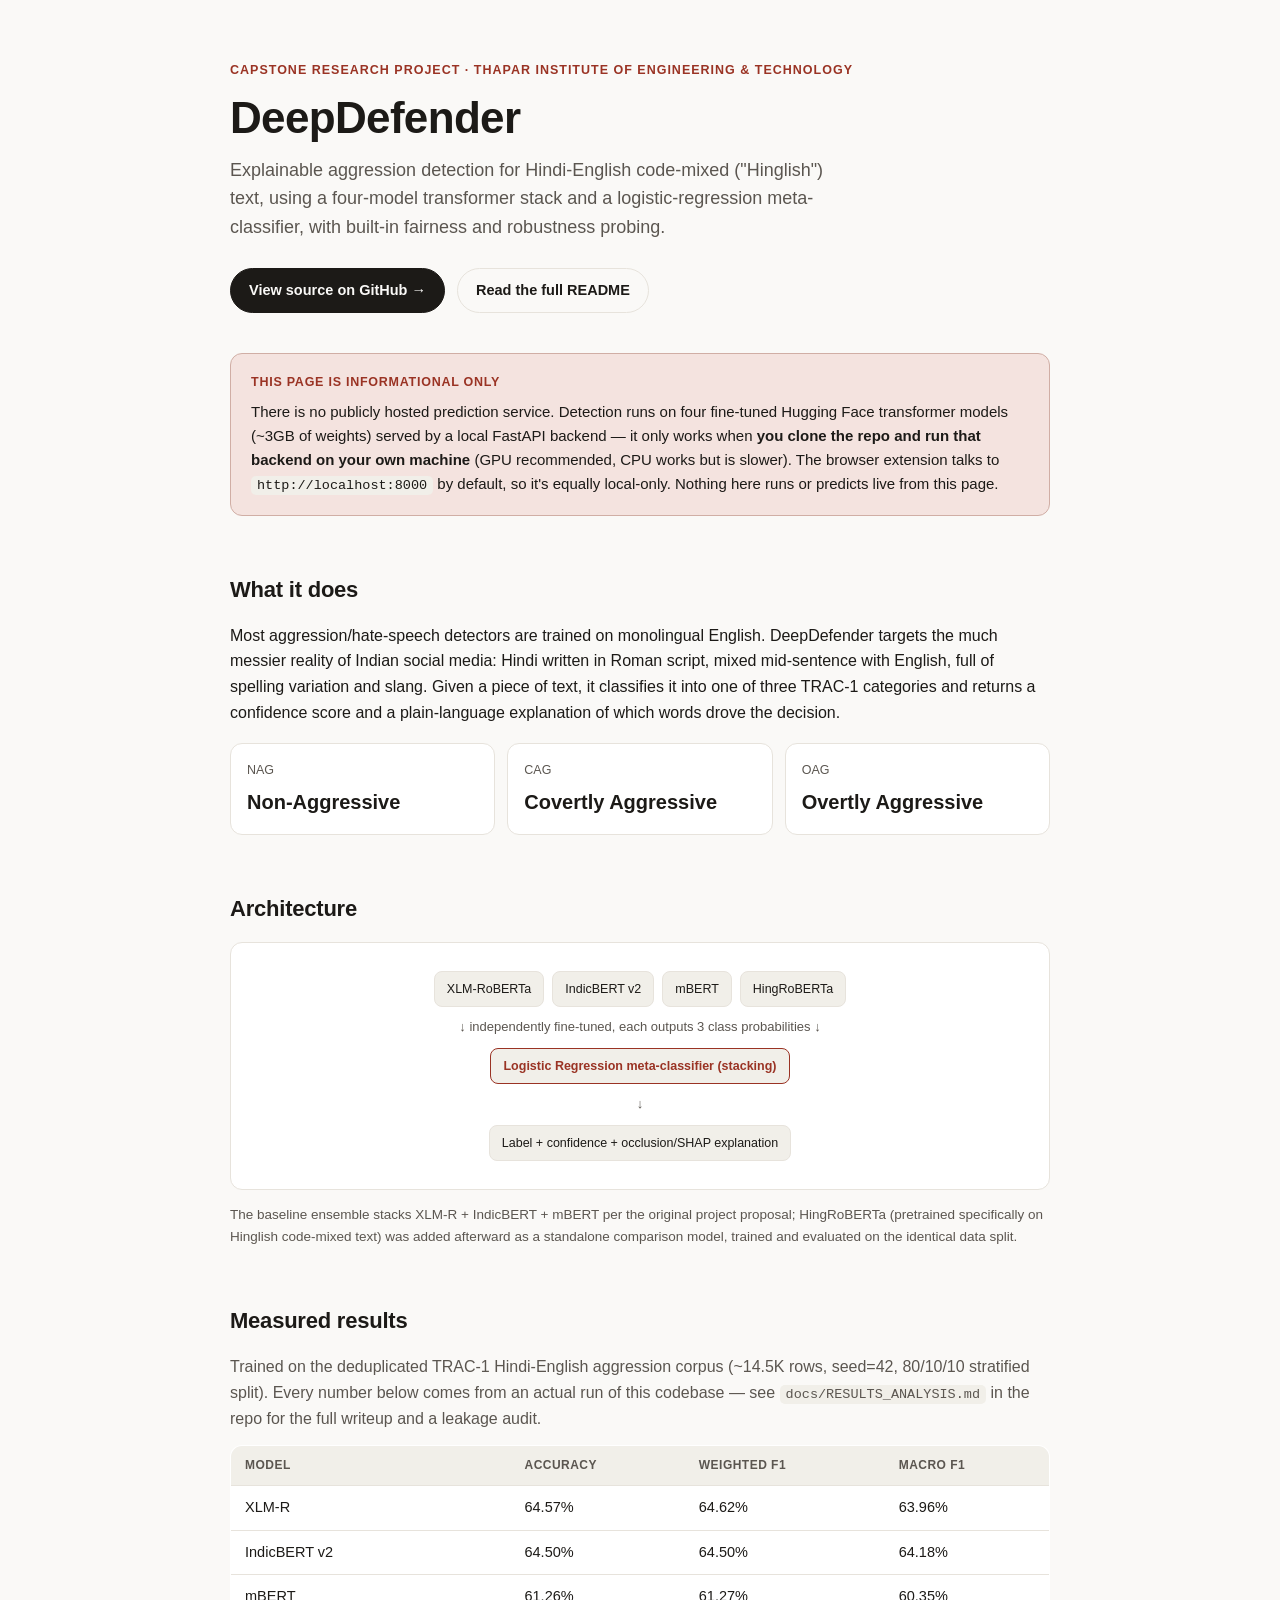
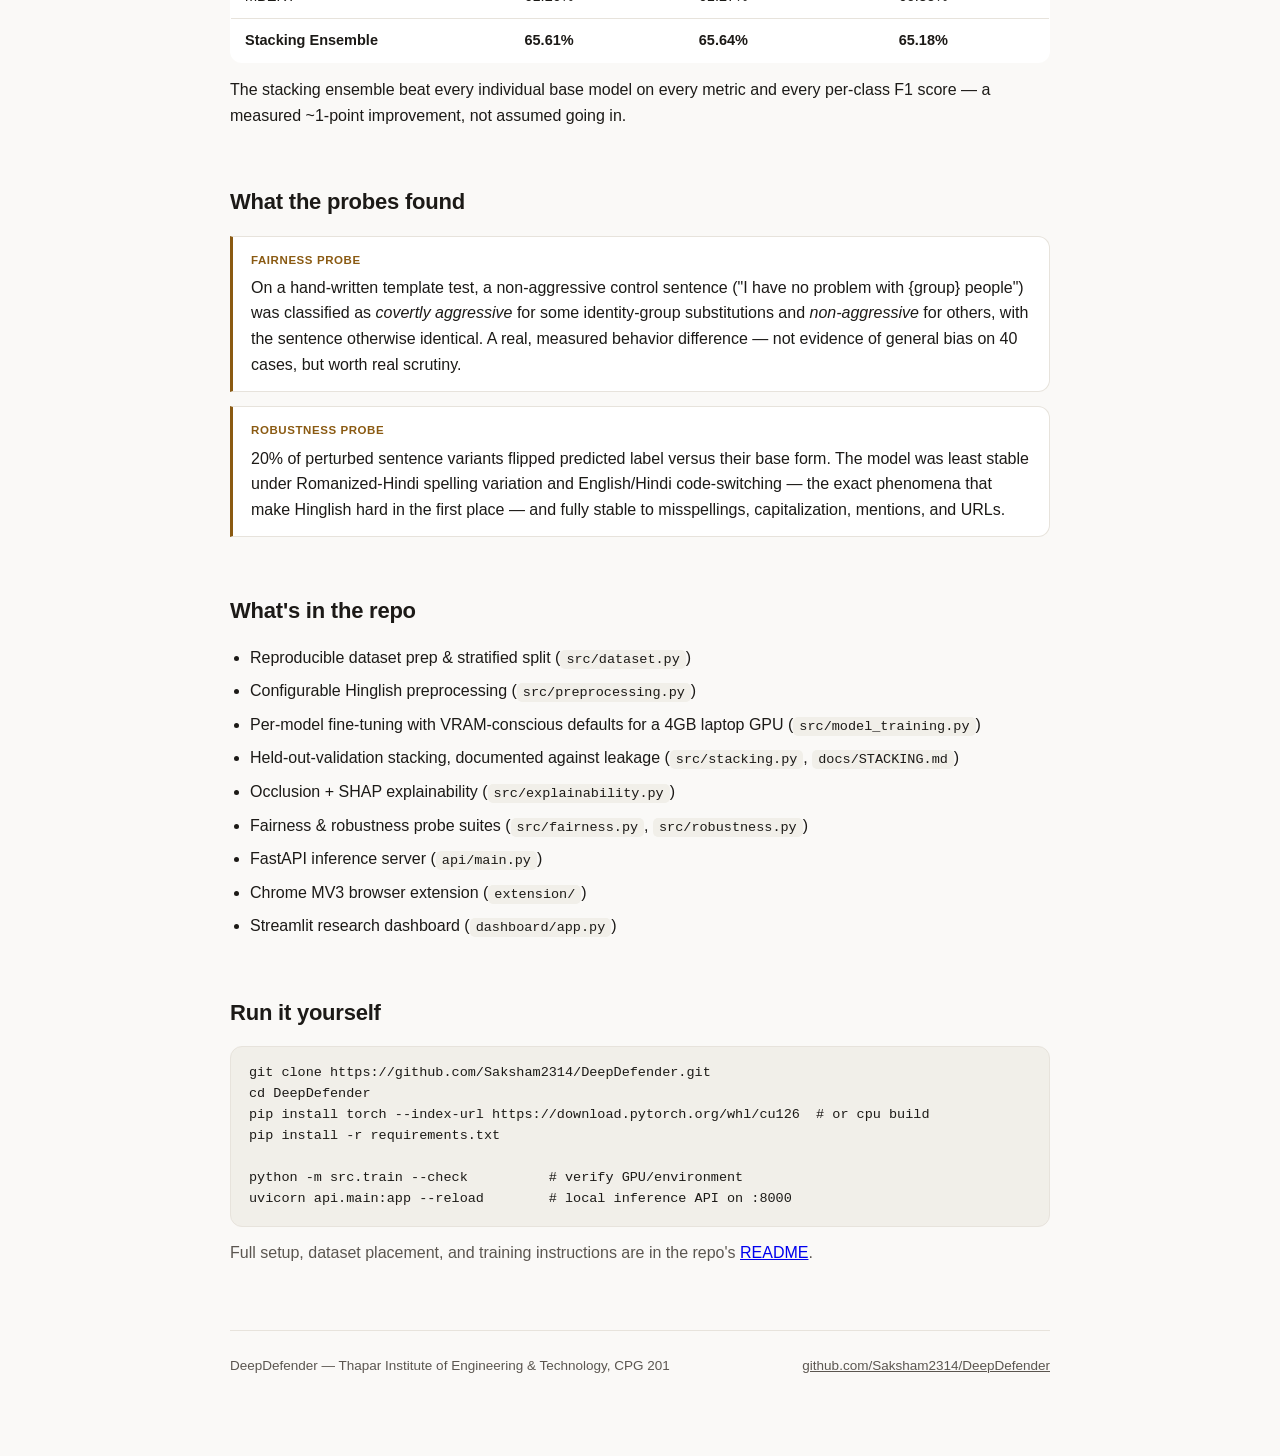
<file: index.html>
<!doctype html>
<html lang="en">
<head>
<meta charset="utf-8" />
<meta name="viewport" content="width=device-width, initial-scale=1, viewport-fit=cover" />
<title>DeepDefender</title>
<style>
  :root {
    color-scheme: light dark;
    --bg: #faf9f7;
    --surface: #ffffff;
    --border: #e7e3dc;
    --ink: #1c1a17;
    --ink-soft: #5b5650;
    --accent: #9a3324;
    --accent-soft: #f4e3df;
    --ok: #2f6b3f;
    --warn: #8a5a12;
    --code-bg: #f1efe9;
    --radius: 12px;
    padding-top: env(safe-area-inset-top, 0px);
    padding-bottom: env(safe-area-inset-bottom, 0px);
  }
  @media (prefers-color-scheme: dark) {
    :root:not([data-theme="light"]) {
      --bg: #17140f;
      --surface: #201c16;
      --border: #3a342a;
      --ink: #f2ede4;
      --ink-soft: #bdb4a6;
      --accent: #e08468;
      --accent-soft: #35211b;
      --ok: #7fcf93;
      --warn: #e2b15e;
      --code-bg: #26211a;
    }
  }
  :root[data-theme="dark"] {
    --bg: #17140f;
    --surface: #201c16;
    --border: #3a342a;
    --ink: #f2ede4;
    --ink-soft: #bdb4a6;
    --accent: #e08468;
    --accent-soft: #35211b;
    --ok: #7fcf93;
    --warn: #e2b15e;
    --code-bg: #26211a;
  }
  * { box-sizing: border-box; }
  body {
    margin: 0;
    background: var(--bg);
    color: var(--ink);
    font: 16px/1.6 -apple-system, BlinkMacSystemFont, "Segoe UI", Roboto, sans-serif;
    padding: 0 20px;
  }
  img { max-width: 100%; }
  [hidden] { display: none !important; }

  .wrap { max-width: 820px; margin: 0 auto; padding-block: 56px 80px; }

  header.hero { margin-bottom: 40px; }
  .eyebrow {
    display: inline-block;
    font-size: 12.5px;
    letter-spacing: 0.08em;
    text-transform: uppercase;
    color: var(--accent);
    font-weight: 600;
    margin-bottom: 14px;
  }
  h1 {
    font-size: clamp(32px, 6vw, 44px);
    line-height: 1.08;
    margin: 0 0 14px 0;
    letter-spacing: -0.015em;
  }
  .lede {
    font-size: 18px;
    color: var(--ink-soft);
    max-width: 62ch;
    margin: 0 0 26px 0;
  }
  .cta-row { display: flex; gap: 12px; flex-wrap: wrap; }
  .btn {
    display: inline-flex;
    align-items: center;
    gap: 8px;
    padding: 10px 18px;
    border-radius: 999px;
    text-decoration: none;
    font-weight: 600;
    font-size: 14.5px;
    border: 1px solid var(--border);
  }
  .btn.primary { background: var(--ink); color: var(--bg); border-color: var(--ink); }
  .btn.ghost { color: var(--ink); background: transparent; }

  .callout {
    margin: 36px 0;
    padding: 18px 20px;
    border-radius: var(--radius);
    background: var(--accent-soft);
    border: 1px solid color-mix(in srgb, var(--accent) 30%, var(--border));
  }
  .callout .label {
    font-size: 12.5px;
    font-weight: 700;
    letter-spacing: 0.06em;
    text-transform: uppercase;
    color: var(--accent);
    margin-bottom: 8px;
  }
  .callout p { margin: 0; color: var(--ink); font-size: 15px; }
  .callout p + p { margin-top: 8px; }

  section { margin: 56px 0; }
  h2 {
    font-size: 22px;
    margin: 0 0 16px 0;
    letter-spacing: -0.01em;
  }
  h3 { font-size: 16.5px; margin: 24px 0 8px 0; }
  p { margin: 0 0 14px 0; }
  .muted { color: var(--ink-soft); }

  .grid {
    display: grid;
    grid-template-columns: repeat(auto-fit, minmax(160px, 1fr));
    gap: 12px;
    margin-top: 18px;
  }
  .card {
    background: var(--surface);
    border: 1px solid var(--border);
    border-radius: var(--radius);
    padding: 16px;
  }
  .card .k { font-size: 12.5px; color: var(--ink-soft); margin-bottom: 6px; }
  .card .v { font-size: 20px; font-weight: 700; }
  .card .v small { font-size: 12px; font-weight: 500; color: var(--ink-soft); }

  table {
    width: 100%;
    border-collapse: collapse;
    font-size: 14.5px;
    background: var(--surface);
    border: 1px solid var(--border);
    border-radius: var(--radius);
    overflow: hidden;
  }
  thead th {
    text-align: left;
    font-size: 12px;
    letter-spacing: 0.04em;
    text-transform: uppercase;
    color: var(--ink-soft);
    background: var(--code-bg);
    padding: 10px 14px;
    border-bottom: 1px solid var(--border);
  }
  tbody td {
    padding: 10px 14px;
    border-bottom: 1px solid var(--border);
    font-variant-numeric: tabular-nums;
  }
  tbody tr:last-child td { border-bottom: none; }
  tbody tr.best td { font-weight: 700; }
  .table-scroll { overflow-x: auto; }

  ul.feature-list { margin: 0; padding-left: 20px; }
  ul.feature-list li { margin-bottom: 8px; }

  .finding {
    background: var(--surface);
    border: 1px solid var(--border);
    border-left: 3px solid var(--warn);
    border-radius: 0 var(--radius) var(--radius) 0;
    padding: 14px 18px;
    margin-bottom: 14px;
  }
  .finding .tag {
    font-size: 11.5px;
    font-weight: 700;
    color: var(--warn);
    text-transform: uppercase;
    letter-spacing: 0.05em;
    margin-bottom: 6px;
    display: block;
  }

  code, .mono {
    font-family: ui-monospace, SFMono-Regular, Menlo, Consolas, monospace;
    font-size: 13.5px;
    background: var(--code-bg);
    padding: 2px 6px;
    border-radius: 5px;
  }
  pre {
    background: var(--code-bg);
    border: 1px solid var(--border);
    border-radius: var(--radius);
    padding: 16px 18px;
    overflow-x: auto;
    font-size: 13.5px;
    line-height: 1.55;
  }
  pre code { background: none; padding: 0; }

  .arch {
    background: var(--surface);
    border: 1px solid var(--border);
    border-radius: var(--radius);
    padding: 18px;
    font-size: 13px;
  }
  .arch-row {
    display: flex;
    gap: 8px;
    flex-wrap: wrap;
    align-items: center;
    justify-content: center;
    margin: 10px 0;
  }
  .chip {
    padding: 7px 12px;
    border-radius: 8px;
    border: 1px solid var(--border);
    background: var(--code-bg);
    font-size: 12.5px;
    white-space: nowrap;
  }
  .chip.accent { border-color: var(--accent); color: var(--accent); font-weight: 600; }
  .arrow { color: var(--ink-soft); font-size: 13px; }

  footer {
    margin-top: 64px;
    padding-top: 24px;
    border-top: 1px solid var(--border);
    color: var(--ink-soft);
    font-size: 13.5px;
    display: flex;
    justify-content: space-between;
    flex-wrap: wrap;
    gap: 10px;
  }
  footer a { color: inherit; }

  @media (max-width: 520px) {
    .wrap { padding-block: 36px 56px; }
    footer { flex-direction: column; }
  }
</style>
</head>
<body>
<div class="wrap">

  <header class="hero">
    <span class="eyebrow">Capstone Research Project · Thapar Institute of Engineering &amp; Technology</span>
    <h1>DeepDefender</h1>
    <p class="lede">Explainable aggression detection for Hindi-English code-mixed ("Hinglish") text, using a four-model transformer stack and a logistic-regression meta-classifier, with built-in fairness and robustness probing.</p>
    <div class="cta-row">
      <a class="btn primary" href="https://github.com/Saksham2314/DeepDefender">View source on GitHub →</a>
      <a class="btn ghost" href="https://github.com/Saksham2314/DeepDefender#readme">Read the full README</a>
    </div>
  </header>

  <div class="callout">
    <div class="label">This page is informational only</div>
    <p>There is no publicly hosted prediction service. Detection runs on four fine-tuned Hugging&nbsp;Face transformer models (~3GB of weights) served by a local FastAPI backend — it only works when <strong>you clone the repo and run that backend on your own machine</strong> (GPU recommended, CPU works but is slower). The browser extension talks to <code>http://localhost:8000</code> by default, so it's equally local-only. Nothing here runs or predicts live from this page.</p>
  </div>

  <section>
    <h2>What it does</h2>
    <p>Most aggression/hate-speech detectors are trained on monolingual English. DeepDefender targets the much messier reality of Indian social media: Hindi written in Roman script, mixed mid-sentence with English, full of spelling variation and slang. Given a piece of text, it classifies it into one of three TRAC-1 categories and returns a confidence score and a plain-language explanation of which words drove the decision.</p>
    <div class="grid">
      <div class="card"><div class="k">NAG</div><div class="v">Non-Aggressive</div></div>
      <div class="card"><div class="k">CAG</div><div class="v">Covertly Aggressive</div></div>
      <div class="card"><div class="k">OAG</div><div class="v">Overtly Aggressive</div></div>
    </div>
  </section>

  <section>
    <h2>Architecture</h2>
    <div class="arch">
      <div class="arch-row">
        <span class="chip">XLM-RoBERTa</span>
        <span class="chip">IndicBERT v2</span>
        <span class="chip">mBERT</span>
        <span class="chip">HingRoBERTa</span>
      </div>
      <div class="arch-row"><span class="arrow">↓ independently fine-tuned, each outputs 3 class probabilities ↓</span></div>
      <div class="arch-row"><span class="chip accent">Logistic Regression meta-classifier (stacking)</span></div>
      <div class="arch-row"><span class="arrow">↓</span></div>
      <div class="arch-row"><span class="chip">Label + confidence + occlusion/SHAP explanation</span></div>
    </div>
    <p class="muted" style="margin-top:14px; font-size:13.5px;">The baseline ensemble stacks XLM-R + IndicBERT + mBERT per the original project proposal; HingRoBERTa (pretrained specifically on Hinglish code-mixed text) was added afterward as a standalone comparison model, trained and evaluated on the identical data split.</p>
  </section>

  <section>
    <h2>Measured results</h2>
    <p class="muted">Trained on the deduplicated TRAC-1 Hindi-English aggression corpus (~14.5K rows, seed=42, 80/10/10 stratified split). Every number below comes from an actual run of this codebase — see <code>docs/RESULTS_ANALYSIS.md</code> in the repo for the full writeup and a leakage audit.</p>
    <div class="table-scroll">
      <table>
        <thead>
          <tr><th>Model</th><th>Accuracy</th><th>Weighted F1</th><th>Macro F1</th></tr>
        </thead>
        <tbody>
          <tr><td>XLM-R</td><td>64.57%</td><td>64.62%</td><td>63.96%</td></tr>
          <tr><td>IndicBERT v2</td><td>64.50%</td><td>64.50%</td><td>64.18%</td></tr>
          <tr><td>mBERT</td><td>61.26%</td><td>61.27%</td><td>60.35%</td></tr>
          <tr class="best"><td>Stacking Ensemble</td><td>65.61%</td><td>65.64%</td><td>65.18%</td></tr>
        </tbody>
      </table>
    </div>
    <p style="margin-top:14px;">The stacking ensemble beat every individual base model on every metric and every per-class F1 score — a measured ~1-point improvement, not assumed going in.</p>
  </section>

  <section>
    <h2>What the probes found</h2>
    <div class="finding">
      <span class="tag">Fairness probe</span>
      On a hand-written template test, a non-aggressive control sentence ("I have no problem with {group} people") was classified as <em>covertly aggressive</em> for some identity-group substitutions and <em>non-aggressive</em> for others, with the sentence otherwise identical. A real, measured behavior difference — not evidence of general bias on 40 cases, but worth real scrutiny.
    </div>
    <div class="finding">
      <span class="tag">Robustness probe</span>
      20% of perturbed sentence variants flipped predicted label versus their base form. The model was least stable under Romanized-Hindi spelling variation and English/Hindi code-switching — the exact phenomena that make Hinglish hard in the first place — and fully stable to misspellings, capitalization, mentions, and URLs.
    </div>
  </section>

  <section>
    <h2>What's in the repo</h2>
    <ul class="feature-list">
      <li>Reproducible dataset prep &amp; stratified split (<code>src/dataset.py</code>)</li>
      <li>Configurable Hinglish preprocessing (<code>src/preprocessing.py</code>)</li>
      <li>Per-model fine-tuning with VRAM-conscious defaults for a 4GB laptop GPU (<code>src/model_training.py</code>)</li>
      <li>Held-out-validation stacking, documented against leakage (<code>src/stacking.py</code>, <code>docs/STACKING.md</code>)</li>
      <li>Occlusion + SHAP explainability (<code>src/explainability.py</code>)</li>
      <li>Fairness &amp; robustness probe suites (<code>src/fairness.py</code>, <code>src/robustness.py</code>)</li>
      <li>FastAPI inference server (<code>api/main.py</code>)</li>
      <li>Chrome MV3 browser extension (<code>extension/</code>)</li>
      <li>Streamlit research dashboard (<code>dashboard/app.py</code>)</li>
    </ul>
  </section>

  <section>
    <h2>Run it yourself</h2>
    <pre><code>git clone https://github.com/Saksham2314/DeepDefender.git
cd DeepDefender
pip install torch --index-url https://download.pytorch.org/whl/cu126  # or cpu build
pip install -r requirements.txt

python -m src.train --check          # verify GPU/environment
uvicorn api.main:app --reload        # local inference API on :8000</code></pre>
    <p class="muted">Full setup, dataset placement, and training instructions are in the repo's <a href="https://github.com/Saksham2314/DeepDefender#readme">README</a>.</p>
  </section>

  <footer>
    <span>DeepDefender — Thapar Institute of Engineering &amp; Technology, CPG 201</span>
    <a href="https://github.com/Saksham2314/DeepDefender">github.com/Saksham2314/DeepDefender</a>
  </footer>

</div>
</body>
</html>
</file>
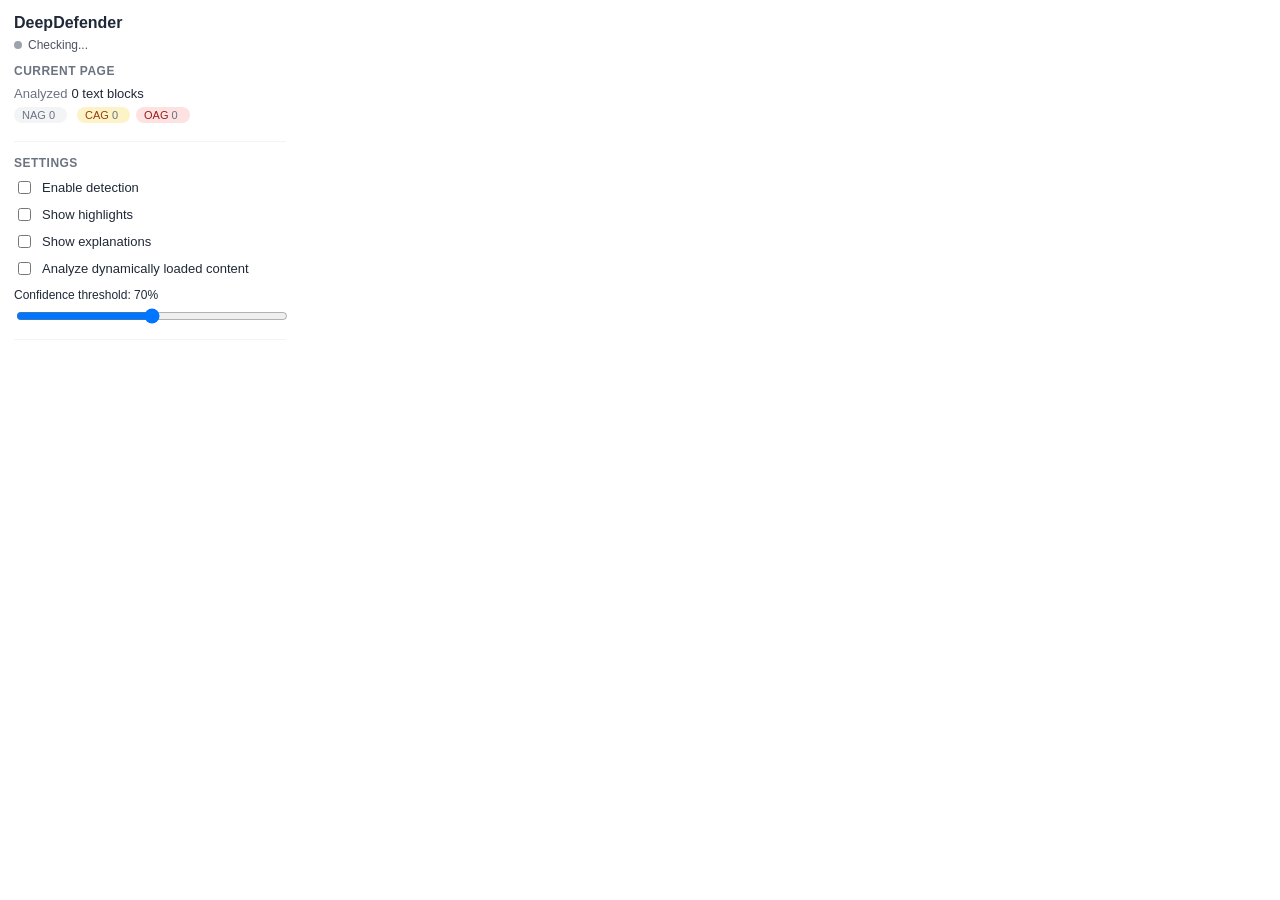
<file: extension/popup/popup.html>
<!DOCTYPE html>
<html lang="en">
<head>
  <meta charset="UTF-8" />
  <title>DeepDefender</title>
  <link rel="stylesheet" href="../styles/popup.css" />
</head>
<body>
  <header>
    <h1>DeepDefender</h1>
    <div class="status-row">
      <span id="status-dot" class="status-dot status-unknown"></span>
      <span id="status-text">Checking...</span>
    </div>
  </header>

  <section class="section">
    <h2>Current page</h2>
    <div class="stat-row"><span>Analyzed</span><span id="stat-analyzed">0</span> text blocks</div>
    <div class="stat-row detected-row">
      <span class="pill pill-nag">NAG <span id="stat-nag">0</span></span>
      <span class="pill pill-cag">CAG <span id="stat-cag">0</span></span>
      <span class="pill pill-oag">OAG <span id="stat-oag">0</span></span>
    </div>
  </section>

  <section class="section">
    <h2>Settings</h2>
    <label class="checkbox-row">
      <input type="checkbox" id="setting-enabled" />
      Enable detection
    </label>
    <label class="checkbox-row">
      <input type="checkbox" id="setting-highlights" />
      Show highlights
    </label>
    <label class="checkbox-row">
      <input type="checkbox" id="setting-explanations" />
      Show explanations
    </label>
    <label class="checkbox-row">
      <input type="checkbox" id="setting-dynamic" />
      Analyze dynamically loaded content
    </label>

    <div class="slider-row">
      <label for="setting-threshold">Confidence threshold: <span id="threshold-value">70%</span></label>
      <input type="range" id="setting-threshold" min="0" max="100" step="5" />
    </div>
  </section>

  <footer>
    <span id="api-url-label"></span>
  </footer>

  <script src="popup.js"></script>
</body>
</html>
</file>
<file: extension/styles/popup.css>
* {
  box-sizing: border-box;
}

body {
  width: 300px;
  margin: 0;
  padding: 14px;
  font-family: -apple-system, BlinkMacSystemFont, "Segoe UI", Roboto, sans-serif;
  color: #1f2937;
  background: #ffffff;
}

header h1 {
  font-size: 16px;
  margin: 0 0 6px 0;
}

.status-row {
  display: flex;
  align-items: center;
  gap: 6px;
  font-size: 12px;
  color: #4b5563;
  margin-bottom: 12px;
}

.status-dot {
  width: 8px;
  height: 8px;
  border-radius: 50%;
  display: inline-block;
}

.status-online { background: #16a34a; }
.status-loading { background: #d97706; }
.status-offline { background: #dc2626; }
.status-unknown { background: #9ca3af; }

.section {
  margin-bottom: 14px;
  padding-bottom: 12px;
  border-bottom: 1px solid #f3f4f6;
}

.section h2 {
  font-size: 12px;
  text-transform: uppercase;
  letter-spacing: 0.04em;
  color: #6b7280;
  margin: 0 0 8px 0;
}

.stat-row {
  font-size: 13px;
  margin-bottom: 6px;
}

.stat-row span:first-child {
  color: #6b7280;
  margin-right: 4px;
}

.detected-row {
  display: flex;
  gap: 6px;
}

.pill {
  font-size: 11px;
  padding: 2px 8px;
  border-radius: 999px;
  background: #f3f4f6;
  color: #374151;
}

.pill-cag { background: #fef3c7; color: #92400e; }
.pill-oag { background: #fee2e2; color: #991b1b; }

.checkbox-row {
  display: flex;
  align-items: center;
  gap: 8px;
  font-size: 13px;
  margin-bottom: 8px;
  cursor: pointer;
}

.slider-row {
  margin-top: 10px;
  font-size: 12px;
}

.slider-row input[type="range"] {
  width: 100%;
  margin-top: 6px;
}

footer {
  font-size: 10.5px;
  color: #9ca3af;
  text-align: center;
}
</file>
